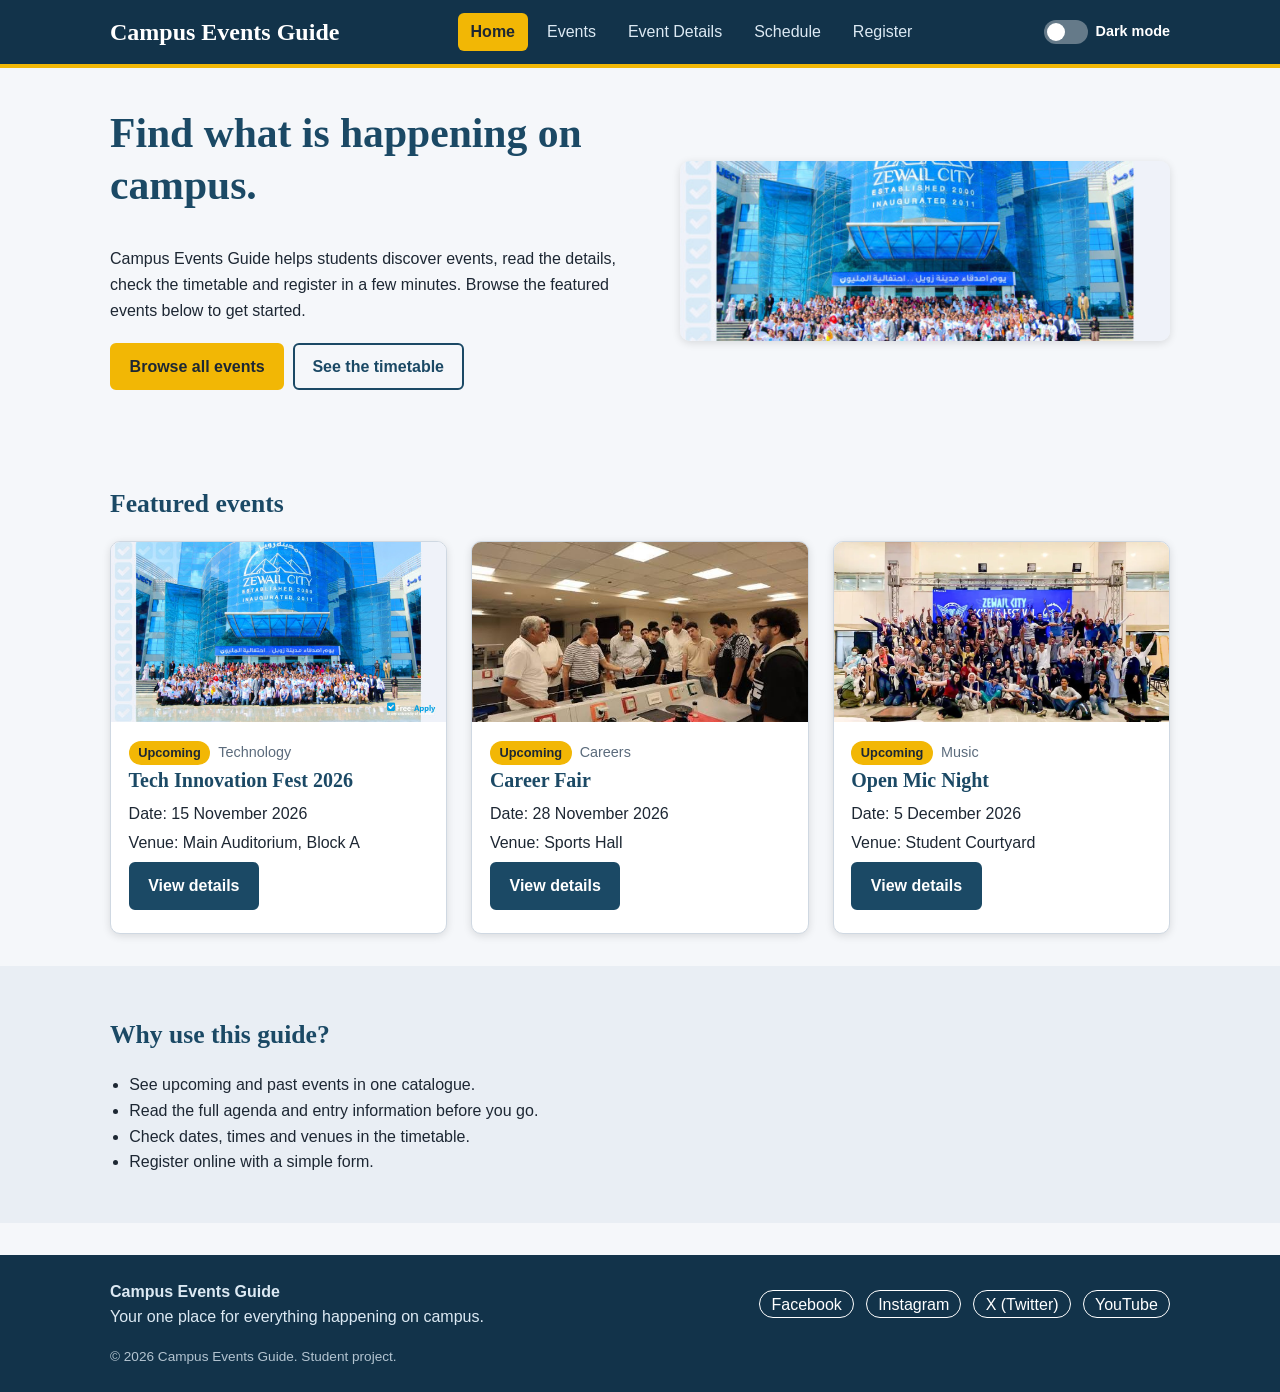
<file: Assignment1/campus_events_mariam-sherif/index.html>
<!DOCTYPE html>
<html lang="en">
<head>
  <meta charset="UTF-8">
  <meta name="viewport" content="width=device-width, initial-scale=1.0">
  <meta name="description" content="Campus Events Guide - discover, schedule and register for campus events.">
  <title>Home | Campus Events Guide</title>
  <link rel="stylesheet" href="style.css">
</head>
<body>
  <!-- CSS-only dark mode: the checkbox state is read by style.css -->
  <input type="checkbox" id="theme-toggle" class="toggle-input" aria-label="Switch dark mode">

  <header class="site-header">
    <div class="header-inner">
      <p class="brand">Campus Events Guide</p>
      <nav aria-label="Main navigation">
        <ul class="nav-list">
          <li><a href="index.html" class="active" aria-current="page">Home</a></li><li><a href="events.html">Events</a></li><li><a href="event-details.html">Event Details</a></li><li><a href="schedule.html">Schedule</a></li><li><a href="registration.html">Register</a></li>
        </ul>
      </nav>
      <label for="theme-toggle" class="theme-label" title="Toggle dark mode">
        <span class="theme-track"><span class="theme-knob"></span></span>
        <span class="theme-text">Dark mode</span>
      </label>
    </div>
  </header>

  <main>
    <section class="hero">
      <div class="hero-text">
        <h1>Find what is happening on campus.</h1>
        <p>Campus Events Guide helps students discover events, read the details, check the timetable and register in a few minutes. Browse the featured events below to get started.</p>
        <a class="btn btn-accent" href="events.html">Browse all events</a>
        <a class="btn btn-outline" href="schedule.html">See the timetable</a>
      </div>
      <img src="assets/tech-fest.png" alt="Tech Innovation Fest poster" style="width: 100%; height: 180px; object-fit: cover; object-position: center; display: block;">
      
    </section>

    <section class="section">
      <h2>Featured events</h2>
      <div class="card-grid">
        <article class="event-card">
          <img src="assets/tech-fest.png" alt="Poster for Tech Innovation Fest 2026" style="width: 100%; height: 180px; object-fit: cover; object-position: center; display: block;">
          <div class="card-body">
            <p class="card-meta"><span class="badge">Upcoming</span> <span class="category">Technology</span></p>
            <h3 class="card-title">Tech Innovation Fest 2026</h3>
            <p>Date: 15 November 2026</p>
            <p>Venue: Main Auditorium, Block A</p>
            <a class="btn" href="event-details.html">View details</a>
          </div>
        </article>
        <article class="event-card">
          <img src="assets/career-fair.png" alt="Poster for Career Fair" style="width: 100%; height: 180px; object-fit: cover; object-position: center; display: block;">
          <div class="card-body">
            <p class="card-meta"><span class="badge">Upcoming</span> <span class="category">Careers</span></p>
            <h3 class="card-title">Career Fair</h3>
            <p>Date: 28 November 2026</p>
            <p>Venue: Sports Hall</p>
            <a class="btn" href="events.html">View details</a>
          </div>
        </article>
        <article class="event-card">
          <img src="assets/music-night.png" alt="Poster for Open Mic Night" style="width: 100%; height: 180px; object-fit: cover; object-position: center; display: block;">
          <div class="card-body">
            <p class="card-meta"><span class="badge">Upcoming</span> <span class="category">Music</span></p>
            <h3 class="card-title">Open Mic Night</h3>
            <p>Date: 5 December 2026</p>
            <p>Venue: Student Courtyard</p>
            <a class="btn" href="events.html">View details</a>
          </div>
        </article>
      </div>
    </section>

    <section class="section section-alt">
      <h2>Why use this guide?</h2>
      <ul class="feature-list">
        <li>See upcoming and past events in one catalogue.</li>
        <li>Read the full agenda and entry information before you go.</li>
        <li>Check dates, times and venues in the timetable.</li>
        <li>Register online with a simple form.</li>
      </ul>
    </section>
  </main>

  <footer class="site-footer">
    <div class="footer-inner">
      <p><strong>Campus Events Guide</strong><br>Your one place for everything happening on campus.</p>
      <ul class="social-list">
        <li><a href="https://www.facebook.com/" target="_blank" rel="noopener">Facebook</a></li>
        <li><a href="https://www.instagram.com/" target="_blank" rel="noopener">Instagram</a></li>
        <li><a href="https://x.com/" target="_blank" rel="noopener">X (Twitter)</a></li>
        <li><a href="https://www.youtube.com/" target="_blank" rel="noopener">YouTube</a></li>
      </ul>
      <p class="copy">&copy; 2026 Campus Events Guide. Student project.</p>
    </div>
  </footer>
</body>
</html>
</file>
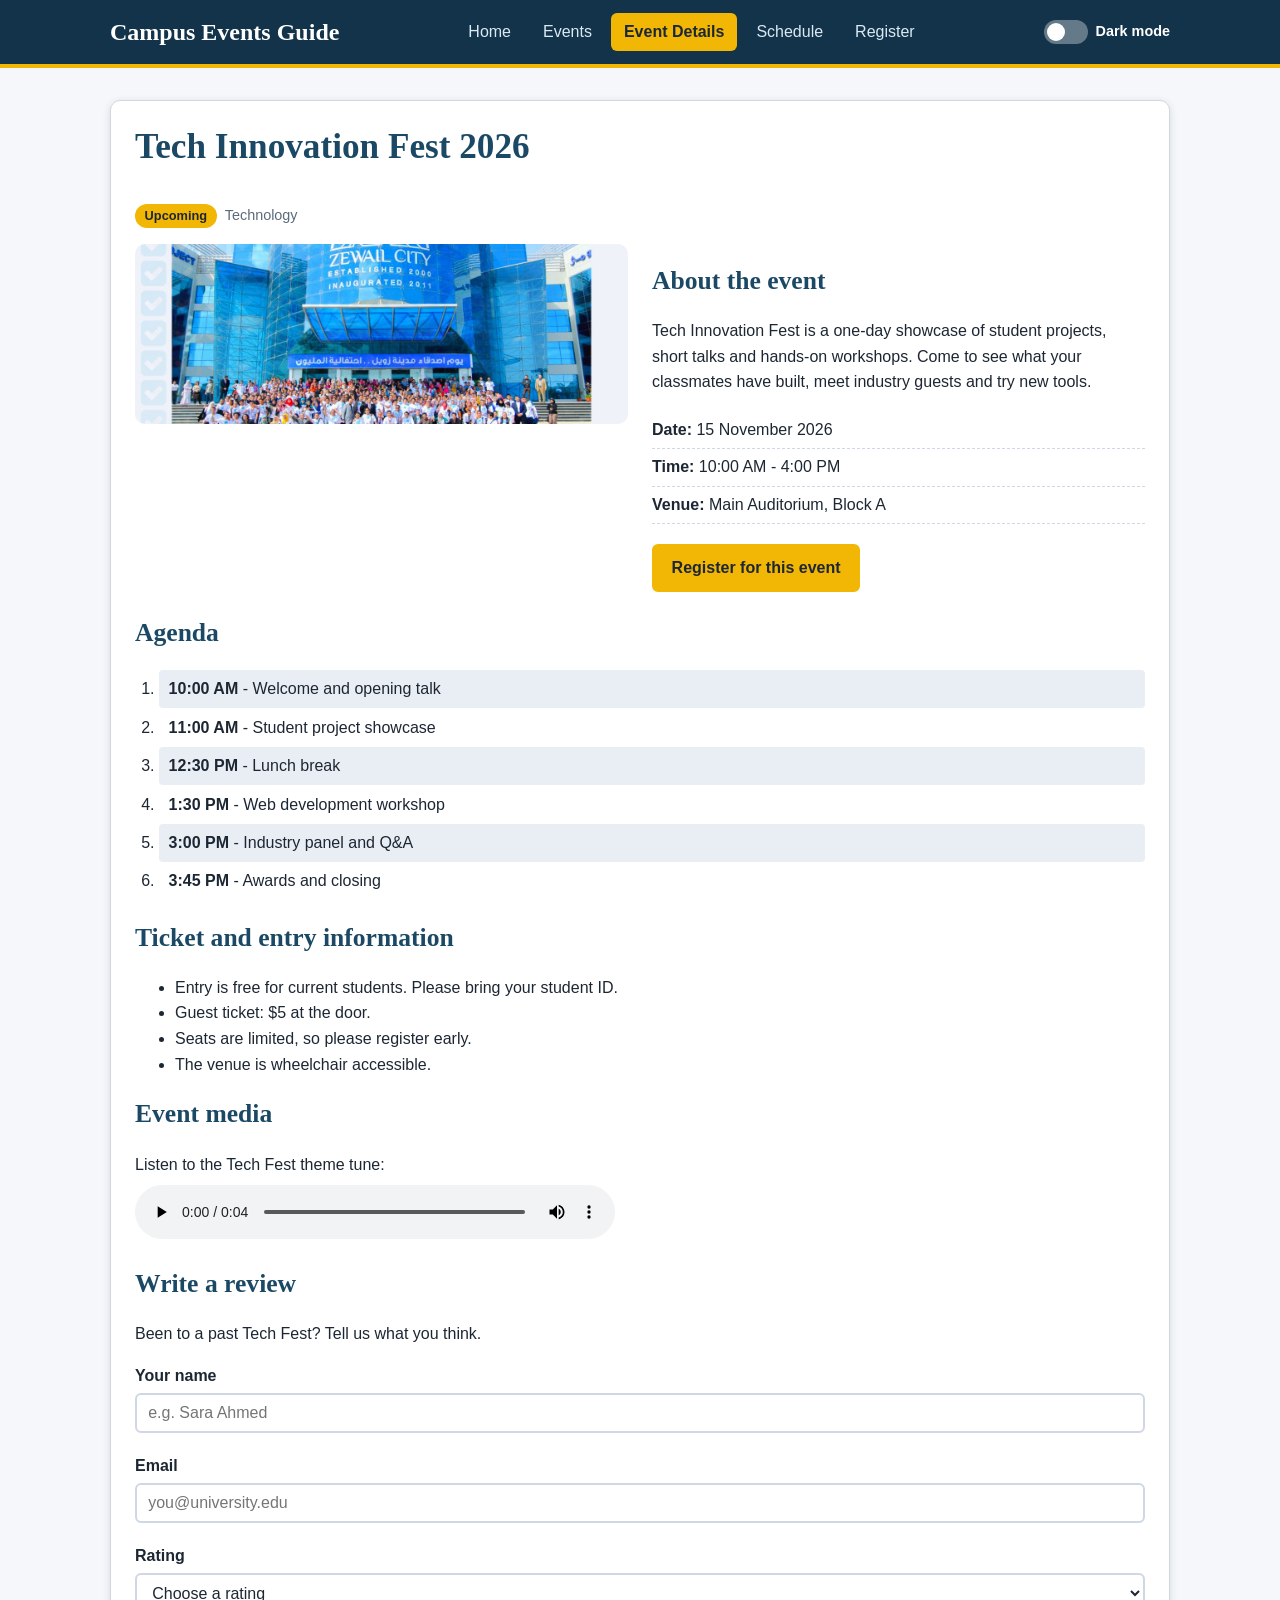
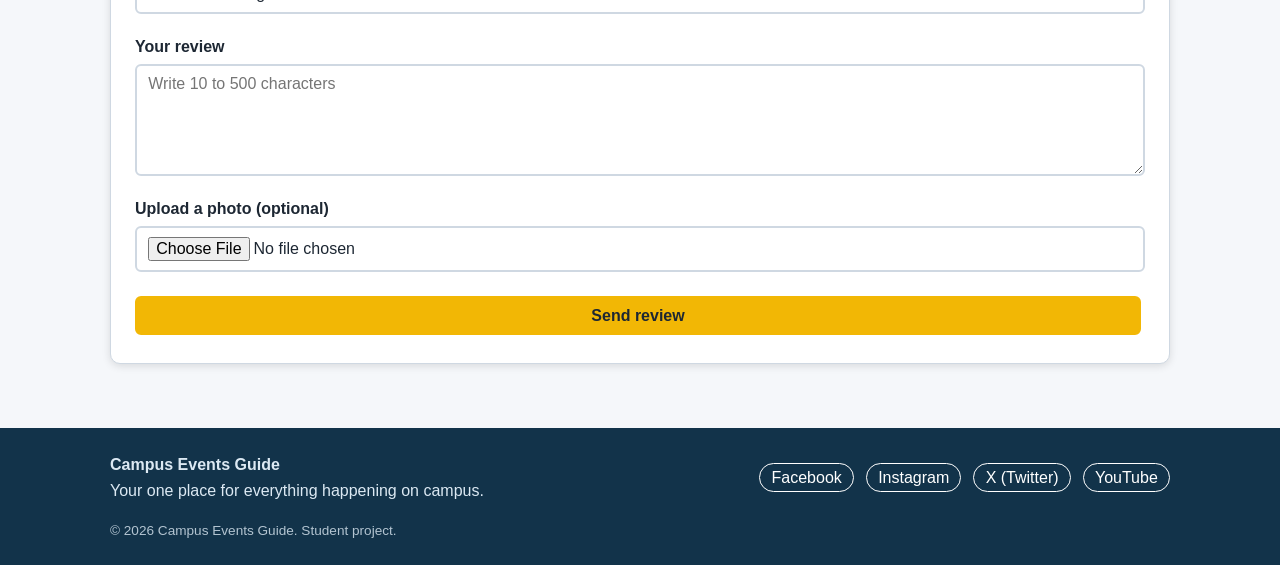
<file: Assignment1/campus_events_mariam-sherif/event-details.html>
<!DOCTYPE html>
<html lang="en">
<head>
  <meta charset="UTF-8">
  <meta name="viewport" content="width=device-width, initial-scale=1.0">
  <meta name="description" content="Campus Events Guide - discover, schedule and register for campus events.">
  <title>Event Details | Campus Events Guide</title>
  <link rel="stylesheet" href="style.css">
</head>
<body>
  <!-- CSS-only dark mode: the checkbox state is read by style.css -->
  <input type="checkbox" id="theme-toggle" class="toggle-input" aria-label="Switch dark mode">

  <header class="site-header">
    <div class="header-inner">
      <p class="brand">Campus Events Guide</p>
      <nav aria-label="Main navigation">
        <ul class="nav-list">
          <li><a href="index.html">Home</a></li><li><a href="events.html">Events</a></li><li><a href="event-details.html" class="active" aria-current="page">Event Details</a></li><li><a href="schedule.html">Schedule</a></li><li><a href="registration.html">Register</a></li>
        </ul>
      </nav>
      <label for="theme-toggle" class="theme-label" title="Toggle dark mode">
        <span class="theme-track"><span class="theme-knob"></span></span>
        <span class="theme-text">Dark mode</span>
      </label>
    </div>
  </header>

  <main>
    <section class="section">
      <article class="detail">
        <header class="detail-head">
          <h1>Tech Innovation Fest 2026</h1>
          <p class="card-meta"><span class="badge">Upcoming</span> <span class="category">Technology</span></p>
        </header>

        <div class="detail-top">
          <img src="assets/tech-fest.png" alt="Tech Innovation Fest 2026 poster" style="width: 100%; height: 180px; object-fit: cover; object-position: center; display: block;">
          <div>
            <h2>About the event</h2>
            <p>Tech Innovation Fest is a one-day showcase of student projects, short talks and hands-on workshops. Come to see what your classmates have built, meet industry guests and try new tools.</p>
            <ul class="info-list">
              <li><strong>Date:</strong> 15 November 2026</li>
              <li><strong>Time:</strong> 10:00 AM - 4:00 PM</li>
              <li><strong>Venue:</strong> Main Auditorium, Block A</li>
            </ul>
            <a class="btn btn-accent" href="registration.html">Register for this event</a>
          </div>
        </div>

        <h2>Agenda</h2>
        <ol class="agenda">
          <li><strong>10:00 AM</strong> - Welcome and opening talk</li>
          <li><strong>11:00 AM</strong> - Student project showcase</li>
          <li><strong>12:30 PM</strong> - Lunch break</li>
          <li><strong>1:30 PM</strong> - Web development workshop</li>
          <li><strong>3:00 PM</strong> - Industry panel and Q&amp;A</li>
          <li><strong>3:45 PM</strong> - Awards and closing</li>
        </ol>

        <h2>Ticket and entry information</h2>
        <ul>
          <li>Entry is free for current students. Please bring your student ID.</li>
          <li>Guest ticket: $5 at the door.</li>
          <li>Seats are limited, so please register early.</li>
          <li>The venue is wheelchair accessible.</li>
        </ul>

        <h2>Event media</h2>
        <figure class="media">
          <figcaption>Listen to the Tech Fest theme tune:</figcaption>
          <audio controls>
            <source src="assets/event-theme.wav" type="audio/wav">
            Your browser does not support the audio element.
          </audio>
        </figure>

        <h2>Write a review</h2>
        <p>Been to a past Tech Fest? Tell us what you think.</p>
        <form class="form" action="#" method="post" enctype="multipart/form-data">
          <div class="field">
            <label for="rev-name">Your name</label>
            <input type="text" id="rev-name" name="reviewer" required maxlength="40" pattern="[A-Za-z ]{2,40}" placeholder="e.g. Sara Ahmed" title="Letters and spaces only, 2 to 40 characters">
          </div>
          <div class="field">
            <label for="rev-email">Email</label>
            <input type="email" id="rev-email" name="email" required placeholder="you@university.edu">
          </div>
          <div class="field">
            <label for="rev-rating">Rating</label>
            <select id="rev-rating" name="rating" required>
              <option value="">Choose a rating</option>
              <option>5 - Excellent</option>
              <option>4 - Good</option>
              <option>3 - Average</option>
              <option>2 - Poor</option>
              <option>1 - Very poor</option>
            </select>
          </div>
          <div class="field field-wide">
            <label for="rev-text">Your review</label>
            <textarea id="rev-text" name="review" rows="5" required minlength="10" maxlength="500" placeholder="Write 10 to 500 characters"></textarea>
          </div>
          <div class="field field-wide">
            <label for="rev-photo">Upload a photo (optional)</label>
            <input type="file" id="rev-photo" name="photo" accept="image/*">
          </div>
          <div class="field field-wide">
            <button type="submit" class="btn btn-accent">Send review</button>
          </div>
        </form>
      </article>
    </section>
  </main>

  <footer class="site-footer">
    <div class="footer-inner">
      <p><strong>Campus Events Guide</strong><br>Your one place for everything happening on campus.</p>
      <ul class="social-list">
        <li><a href="https://www.facebook.com/" target="_blank" rel="noopener">Facebook</a></li>
        <li><a href="https://www.instagram.com/" target="_blank" rel="noopener">Instagram</a></li>
        <li><a href="https://x.com/" target="_blank" rel="noopener">X (Twitter)</a></li>
        <li><a href="https://www.youtube.com/" target="_blank" rel="noopener">YouTube</a></li>
      </ul>
      <p class="copy">&copy; 2026 Campus Events Guide. Student project.</p>
    </div>
  </footer>
</body>
</html>
</file>
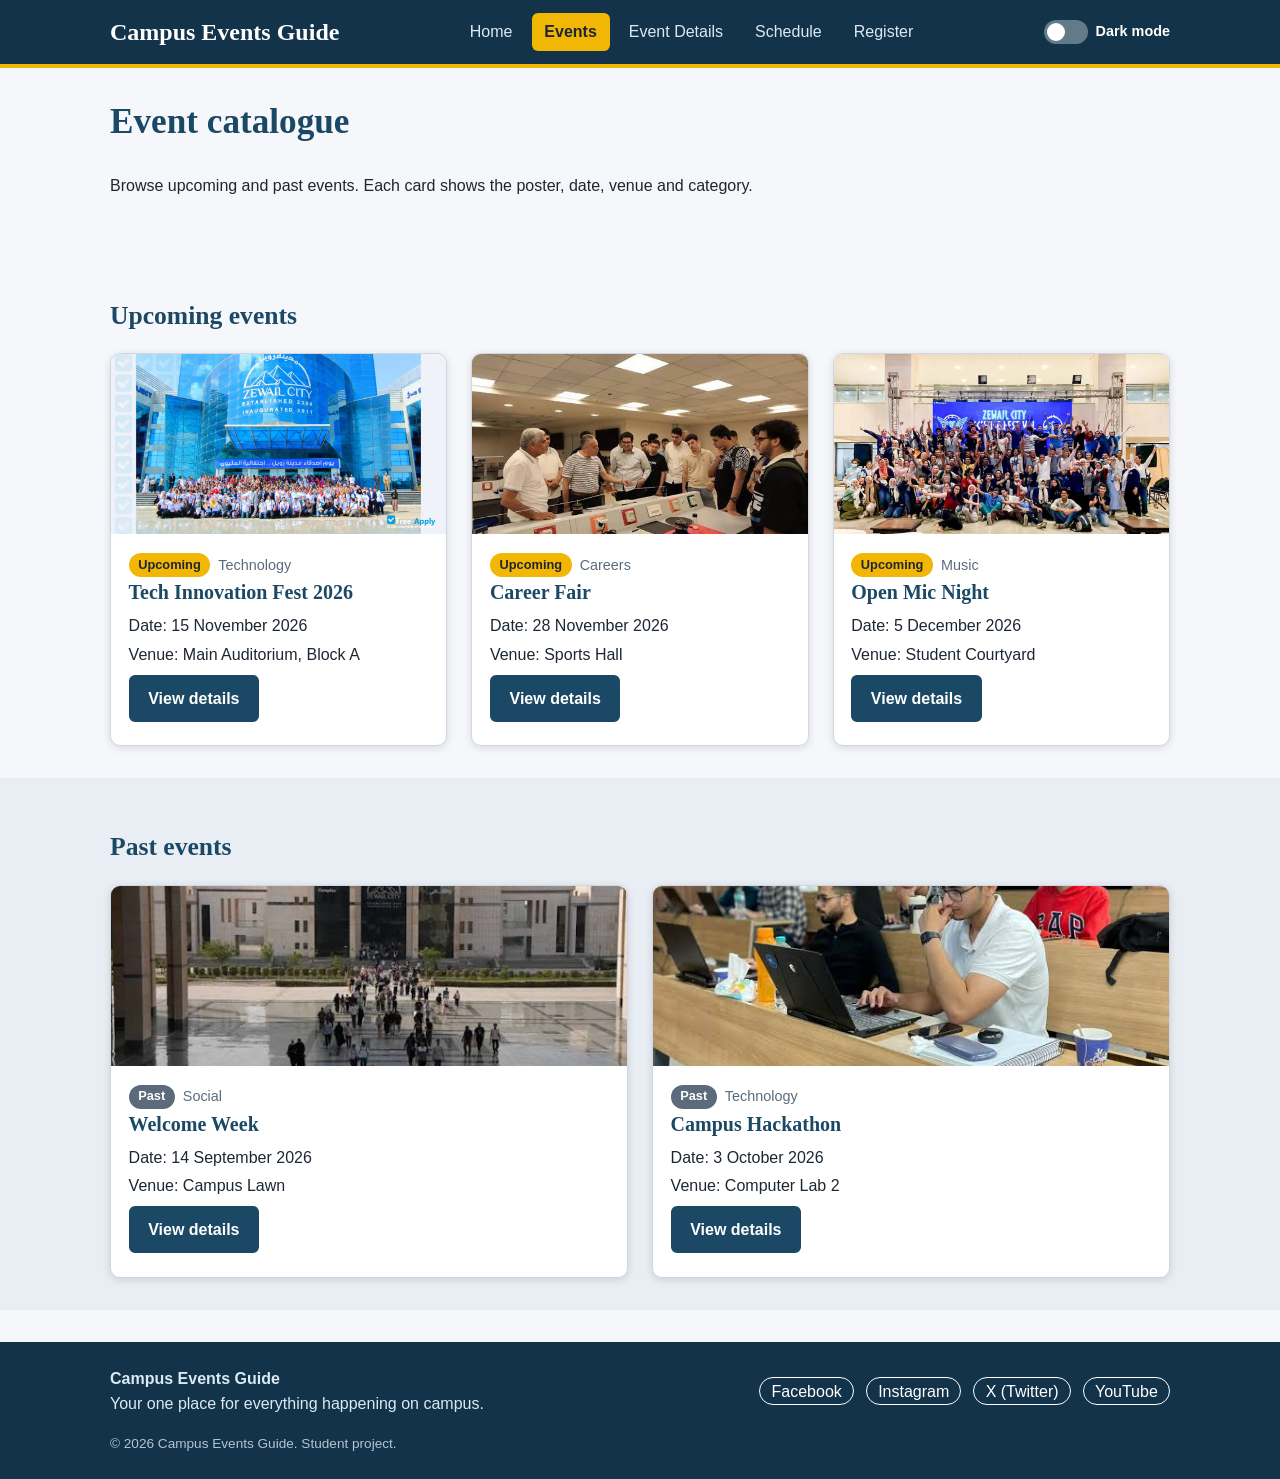
<file: Assignment1/campus_events_mariam-sherif/events.html>
<!DOCTYPE html>
<html lang="en">
<head>
  <meta charset="UTF-8">
  <meta name="viewport" content="width=device-width, initial-scale=1.0">
  <meta name="description" content="Campus Events Guide - discover, schedule and register for campus events.">
  <title>Events | Campus Events Guide</title>
  <link rel="stylesheet" href="style.css">
</head>
<body>
  <!-- CSS-only dark mode: the checkbox state is read by style.css -->
  <input type="checkbox" id="theme-toggle" class="toggle-input" aria-label="Switch dark mode">

  <header class="site-header">
    <div class="header-inner">
      <p class="brand">Campus Events Guide</p>
      <nav aria-label="Main navigation">
        <ul class="nav-list">
          <li><a href="index.html">Home</a></li><li><a href="events.html" class="active" aria-current="page">Events</a></li><li><a href="event-details.html">Event Details</a></li><li><a href="schedule.html">Schedule</a></li><li><a href="registration.html">Register</a></li>
        </ul>
      </nav>
      <label for="theme-toggle" class="theme-label" title="Toggle dark mode">
        <span class="theme-track"><span class="theme-knob"></span></span>
        <span class="theme-text">Dark mode</span>
      </label>
    </div>
  </header>

  <main>
    <section class="section">
      <h1>Event catalogue</h1>
      <p>Browse upcoming and past events. Each card shows the poster, date, venue and category.</p>
    </section>

    <section class="section" id="upcoming">
      <h2>Upcoming events</h2>
      <div class="card-grid">
        <article class="event-card">
          <img src="assets/tech-fest.png" alt="Poster for Tech Innovation Fest 2026" style="width: 100%; height: 180px; object-fit: cover; object-position: center; display: block;">
          <div class="card-body">
            <p class="card-meta"><span class="badge">Upcoming</span> <span class="category">Technology</span></p>
            <h3 class="card-title">Tech Innovation Fest 2026</h3>
            <p>Date: 15 November 2026</p>
            <p>Venue: Main Auditorium, Block A</p>
            <a class="btn" href="event-details.html">View details</a>
          </div>
        </article>
        <article class="event-card">
          <img src="assets/career-fair.png" alt="Poster for Career Fair" style="width: 100%; height: 180px; object-fit: cover; object-position: center; display: block;">
          <div class="card-body">
            <p class="card-meta"><span class="badge">Upcoming</span> <span class="category">Careers</span></p>
            <h3 class="card-title">Career Fair</h3>
            <p>Date: 28 November 2026</p>
            <p>Venue: Sports Hall</p>
            <a class="btn" href="events.html">View details</a>
          </div>
        </article>
        <article class="event-card">
          <img src="assets/music-night.png" alt="Poster for Open Mic Night" style="width: 100%; height: 180px; object-fit: cover; object-position: center; display: block;">
          <div class="card-body">
            <p class="card-meta"><span class="badge">Upcoming</span> <span class="category">Music</span></p>
            <h3 class="card-title">Open Mic Night</h3>
            <p>Date: 5 December 2026</p>
            <p>Venue: Student Courtyard</p>
            <a class="btn" href="events.html">View details</a>
          </div>
        </article>
      </div>
    </section>

    <section class="section section-alt" id="past">
      <h2>Past events</h2>
      <div class="card-grid">
        <article class="event-card">
          <img src="assets/welcome-week.png" alt="Poster for Welcome Week" style="width: 100%; height: 180px; object-fit: cover; object-position: center; display: block;">
          <div class="card-body">
            <p class="card-meta"><span class="badge badge-past">Past</span> <span class="category">Social</span></p>
            <h3 class="card-title">Welcome Week</h3>
            <p>Date: 14 September 2026</p>
            <p>Venue: Campus Lawn</p>
            <a class="btn" href="events.html">View details</a>
          </div>
        </article>
        <article class="event-card">
          <img src="assets/hackathon.png" alt="Poster for Campus Hackathon" style="width: 100%; height: 180px; object-fit: cover; object-position: center; display: block;">
          <div class="card-body">
            <p class="card-meta"><span class="badge badge-past">Past</span> <span class="category">Technology</span></p>
            <h3 class="card-title">Campus Hackathon</h3>
            <p>Date: 3 October 2026</p>
            <p>Venue: Computer Lab 2</p>
            <a class="btn" href="events.html">View details</a>
          </div>
        </article>
      </div>
    </section>
  </main>

  <footer class="site-footer">
    <div class="footer-inner">
      <p><strong>Campus Events Guide</strong><br>Your one place for everything happening on campus.</p>
      <ul class="social-list">
        <li><a href="https://www.facebook.com/" target="_blank" rel="noopener">Facebook</a></li>
        <li><a href="https://www.instagram.com/" target="_blank" rel="noopener">Instagram</a></li>
        <li><a href="https://x.com/" target="_blank" rel="noopener">X (Twitter)</a></li>
        <li><a href="https://www.youtube.com/" target="_blank" rel="noopener">YouTube</a></li>
      </ul>
      <p class="copy">&copy; 2026 Campus Events Guide. Student project.</p>
    </div>
  </footer>
</body>
</html>
</file>
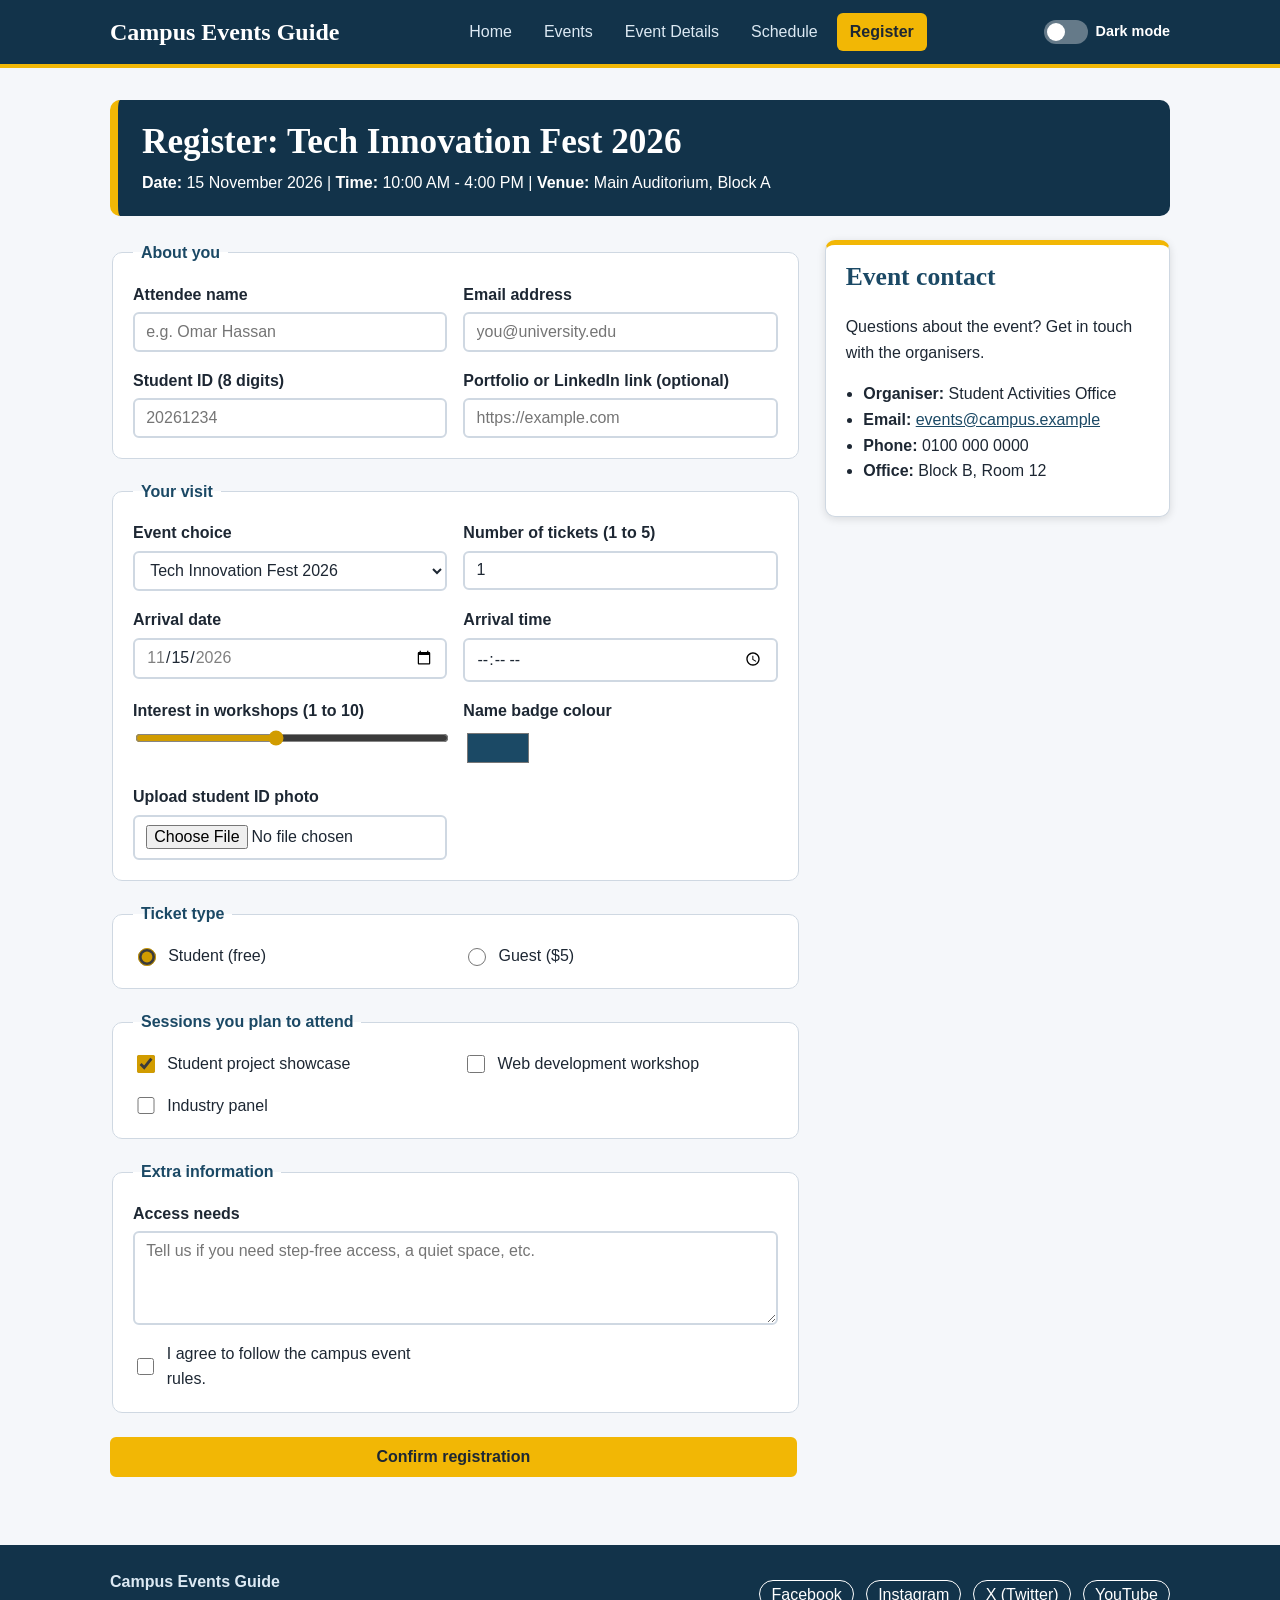
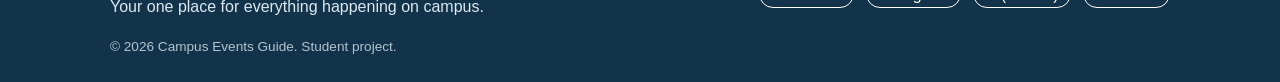
<file: Assignment1/campus_events_mariam-sherif/registration.html>
<!DOCTYPE html>
<html lang="en">
<head>
  <meta charset="UTF-8">
  <meta name="viewport" content="width=device-width, initial-scale=1.0">
  <meta name="description" content="Campus Events Guide - discover, schedule and register for campus events.">
  <title>Register | Campus Events Guide</title>
  <link rel="stylesheet" href="style.css">
</head>
<body>
  <!-- CSS-only dark mode: the checkbox state is read by style.css -->
  <input type="checkbox" id="theme-toggle" class="toggle-input" aria-label="Switch dark mode">

  <header class="site-header">
    <div class="header-inner">
      <p class="brand">Campus Events Guide</p>
      <nav aria-label="Main navigation">
        <ul class="nav-list">
          <li><a href="index.html">Home</a></li><li><a href="events.html">Events</a></li><li><a href="event-details.html">Event Details</a></li><li><a href="schedule.html">Schedule</a></li><li><a href="registration.html" class="active" aria-current="page">Register</a></li>
        </ul>
      </nav>
      <label for="theme-toggle" class="theme-label" title="Toggle dark mode">
        <span class="theme-track"><span class="theme-knob"></span></span>
        <span class="theme-text">Dark mode</span>
      </label>
    </div>
  </header>

  <main>
    <section class="section">
      <div class="reg-banner">
        <h1>Register: Tech Innovation Fest 2026</h1>
        <p><strong>Date:</strong> 15 November 2026 | <strong>Time:</strong> 10:00 AM - 4:00 PM | <strong>Venue:</strong> Main Auditorium, Block A</p>
      </div>

      <div class="reg-layout">
        <form class="form" action="#" method="post" enctype="multipart/form-data">
          <fieldset>
            <legend>About you</legend>
            <div class="field">
              <label for="name">Attendee name</label>
              <input type="text" id="name" name="name" required maxlength="50" pattern="[A-Za-z ]{2,50}" placeholder="e.g. Omar Hassan" title="Letters and spaces only, 2 to 50 characters">
            </div>
            <div class="field">
              <label for="email">Email address</label>
              <input type="email" id="email" name="email" required maxlength="80" placeholder="you@university.edu">
            </div>
            <div class="field">
              <label for="studentid">Student ID (8 digits)</label>
              <input type="text" id="studentid" name="studentid" required maxlength="8" pattern="[0-9]{8}" inputmode="numeric" placeholder="20261234" title="Exactly 8 digits">
            </div>
            <div class="field">
              <label for="portfolio">Portfolio or LinkedIn link (optional)</label>
              <input type="url" id="portfolio" name="portfolio" placeholder="https://example.com">
            </div>
          </fieldset>

          <fieldset>
            <legend>Your visit</legend>
            <div class="field">
              <label for="event">Event choice</label>
              <select id="event" name="event" required>
                <option value="">Select an event</option>
                <option selected>Tech Innovation Fest 2026</option>
                <option>Career Fair</option>
                <option>Open Mic Night</option>
              </select>
            </div>
            <div class="field">
              <label for="tickets">Number of tickets (1 to 5)</label>
              <input type="number" id="tickets" name="tickets" min="1" max="5" value="1" required>
            </div>
            <div class="field">
              <label for="arrival-date">Arrival date</label>
              <input type="date" id="arrival-date" name="arrival_date" min="2026-11-15" max="2026-11-15" value="2026-11-15" required>
            </div>
            <div class="field">
              <label for="arrival-time">Arrival time</label>
              <input type="time" id="arrival-time" name="arrival_time" min="09:30" max="16:00" required>
            </div>
            <div class="field">
              <label for="interest">Interest in workshops (1 to 10)</label>
              <input type="range" id="interest" name="interest" min="1" max="10" value="5">
            </div>
            <div class="field">
              <label for="badge-color">Name badge colour</label>
              <input type="color" id="badge-color" name="badge_color" value="#1b4965">
            </div>
            <div class="field">
              <label for="id-photo">Upload student ID photo</label>
              <input type="file" id="id-photo" name="id_photo" accept="image/*" required>
            </div>
          </fieldset>

          <fieldset>
            <legend>Ticket type</legend>
            <div class="choice">
              <input type="radio" id="t-student" name="ticket" value="student" checked>
              <label for="t-student">Student (free)</label>
            </div>
            <div class="choice">
              <input type="radio" id="t-guest" name="ticket" value="guest">
              <label for="t-guest">Guest ($5)</label>
            </div>
          </fieldset>

          <fieldset>
            <legend>Sessions you plan to attend</legend>
            <div class="choice">
              <input type="checkbox" id="s-showcase" name="sessions" value="showcase" checked>
              <label for="s-showcase">Student project showcase</label>
            </div>
            <div class="choice">
              <input type="checkbox" id="s-workshop" name="sessions" value="workshop">
              <label for="s-workshop">Web development workshop</label>
            </div>
            <div class="choice">
              <input type="checkbox" id="s-panel" name="sessions" value="panel">
              <label for="s-panel">Industry panel</label>
            </div>
          </fieldset>

          <fieldset>
            <legend>Extra information</legend>
            <div class="field field-wide">
              <label for="access">Access needs</label>
              <textarea id="access" name="access" rows="4" maxlength="300" placeholder="Tell us if you need step-free access, a quiet space, etc."></textarea>
            </div>
            <div class="choice">
              <input type="checkbox" id="agree" name="agree" required>
              <label for="agree">I agree to follow the campus event rules.</label>
            </div>
          </fieldset>

          <button type="submit" class="btn btn-accent">Confirm registration</button>
        </form>

        <aside class="contact-box">
          <h2>Event contact</h2>
          <p>Questions about the event? Get in touch with the organisers.</p>
          <ul>
            <li><strong>Organiser:</strong> Student Activities Office</li>
            <li><strong>Email:</strong> <a href="mailto:events@campus.example">events@campus.example</a></li>
            <li><strong>Phone:</strong> 0100 000 0000</li>
            <li><strong>Office:</strong> Block B, Room 12</li>
          </ul>
        </aside>
      </div>
    </section>
  </main>

  <footer class="site-footer">
    <div class="footer-inner">
      <p><strong>Campus Events Guide</strong><br>Your one place for everything happening on campus.</p>
      <ul class="social-list">
        <li><a href="https://www.facebook.com/" target="_blank" rel="noopener">Facebook</a></li>
        <li><a href="https://www.instagram.com/" target="_blank" rel="noopener">Instagram</a></li>
        <li><a href="https://x.com/" target="_blank" rel="noopener">X (Twitter)</a></li>
        <li><a href="https://www.youtube.com/" target="_blank" rel="noopener">YouTube</a></li>
      </ul>
      <p class="copy">&copy; 2026 Campus Events Guide. Student project.</p>
    </div>
  </footer>
</body>
</html>
</file>
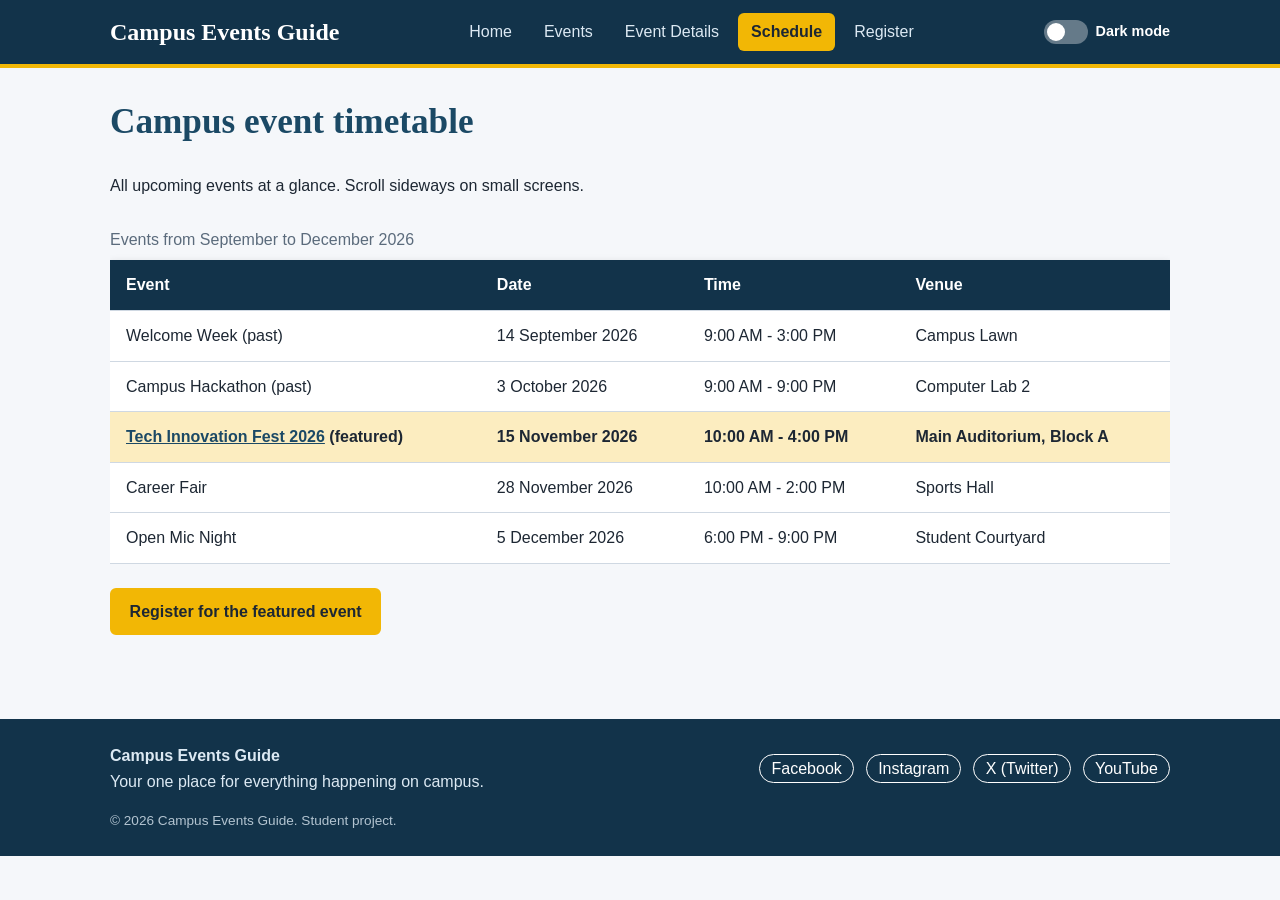
<file: Assignment1/campus_events_mariam-sherif/schedule.html>
<!DOCTYPE html>
<html lang="en">
<head>
  <meta charset="UTF-8">
  <meta name="viewport" content="width=device-width, initial-scale=1.0">
  <meta name="description" content="Campus Events Guide - discover, schedule and register for campus events.">
  <title>Schedule | Campus Events Guide</title>
  <link rel="stylesheet" href="style.css">
</head>
<body>
  <!-- CSS-only dark mode: the checkbox state is read by style.css -->
  <input type="checkbox" id="theme-toggle" class="toggle-input" aria-label="Switch dark mode">

  <header class="site-header">
    <div class="header-inner">
      <p class="brand">Campus Events Guide</p>
      <nav aria-label="Main navigation">
        <ul class="nav-list">
          <li><a href="index.html">Home</a></li><li><a href="events.html">Events</a></li><li><a href="event-details.html">Event Details</a></li><li><a href="schedule.html" class="active" aria-current="page">Schedule</a></li><li><a href="registration.html">Register</a></li>
        </ul>
      </nav>
      <label for="theme-toggle" class="theme-label" title="Toggle dark mode">
        <span class="theme-track"><span class="theme-knob"></span></span>
        <span class="theme-text">Dark mode</span>
      </label>
    </div>
  </header>

  <main>
    <section class="section">
      <h1>Campus event timetable</h1>
      <p>All upcoming events at a glance. Scroll sideways on small screens.</p>
      <div class="table-wrap">
        <table>
          <caption>Events from September to December 2026</caption>
          <thead>
            <tr>
              <th scope="col">Event</th>
              <th scope="col">Date</th>
              <th scope="col">Time</th>
              <th scope="col">Venue</th>
            </tr>
          </thead>
          <tbody>
            <tr>
              <td>Welcome Week (past)</td>
              <td>14 September 2026</td>
              <td>9:00 AM - 3:00 PM</td>
              <td>Campus Lawn</td>
            </tr>
            <tr>
              <td>Campus Hackathon (past)</td>
              <td>3 October 2026</td>
              <td>9:00 AM - 9:00 PM</td>
              <td>Computer Lab 2</td>
            </tr>
            <tr class="featured-row">
              <td><a href="event-details.html">Tech Innovation Fest 2026</a> (featured)</td>
              <td>15 November 2026</td>
              <td>10:00 AM - 4:00 PM</td>
              <td>Main Auditorium, Block A</td>
            </tr>
            <tr>
              <td>Career Fair</td>
              <td>28 November 2026</td>
              <td>10:00 AM - 2:00 PM</td>
              <td>Sports Hall</td>
            </tr>
            <tr>
              <td>Open Mic Night</td>
              <td>5 December 2026</td>
              <td>6:00 PM - 9:00 PM</td>
              <td>Student Courtyard</td>
            </tr>
          </tbody>
        </table>
      </div>
      <p><a class="btn btn-accent" href="registration.html">Register for the featured event</a></p>
    </section>
  </main>

  <footer class="site-footer">
    <div class="footer-inner">
      <p><strong>Campus Events Guide</strong><br>Your one place for everything happening on campus.</p>
      <ul class="social-list">
        <li><a href="https://www.facebook.com/" target="_blank" rel="noopener">Facebook</a></li>
        <li><a href="https://www.instagram.com/" target="_blank" rel="noopener">Instagram</a></li>
        <li><a href="https://x.com/" target="_blank" rel="noopener">X (Twitter)</a></li>
        <li><a href="https://www.youtube.com/" target="_blank" rel="noopener">YouTube</a></li>
      </ul>
      <p class="copy">&copy; 2026 Campus Events Guide. Student project.</p>
    </div>
  </footer>
</body>
</html>
</file>
<file: Assignment1/campus_events_mariam-sherif/style.css>
/* ==========================================================
   Campus Events Guide - style.css
   One external stylesheet for all five pages.
   ========================================================== */

/* ---------- 1. CSS variables (colour palette) ---------- */
:root {
  --primary: #1b4965;
  --primary-dark: #12334a;
  --accent: #f2b705;
  --accent-dark: #d19c00;
  --bg: #f5f7fa;
  --surface: #ffffff;
  --surface-alt: #e9eef4;
  --text: #1d2733;
  --muted: #5b6b7c;
  --border: #cfd8e2;
  --radius: 10px;
  --shadow: 0 2px 8px rgba(0, 0, 0, 0.12);
  --font-body: "Trebuchet MS", "Segoe UI", Arial, sans-serif;
  --font-head: Georgia, "Times New Roman", serif;
}

/* ---------- 2. CSS-only dark mode toggle ----------
   The hidden checkbox (#theme-toggle) sits at the top of <body>.
   When it is checked, we redefine the variables. */
body:has(#theme-toggle:checked) {
  --primary: #7cc4ea;
  --primary-dark: #a9d9f2;
  --bg: #0e1620;
  --surface: #17222f;
  --surface-alt: #1d2b3b;
  --text: #e6edf4;
  --muted: #9fb0c1;
  --border: #2e4054;
  --shadow: 0 2px 8px rgba(0, 0, 0, 0.6);
}

/* ---------- 3. Base styles ---------- */
* { box-sizing: border-box; }

body {
  margin: 0;
  font-family: var(--font-body);
  line-height: 1.6;
  color: var(--text);
  background-color: var(--bg);
  transition: background-color 0.3s, color 0.3s;
}

h1, h2, h3 {
  font-family: var(--font-head);
  line-height: 1.25;
  color: var(--primary);
}
h1 { font-size: 2.2rem; margin-top: 0; }
h2 { font-size: 1.6rem; }
h3 { font-size: 1.25rem; margin: 0 0 0.5rem; }

img { max-width: 100%; height: auto; display: block; }
a { color: var(--primary); }
a:hover { color: var(--accent-dark); }

.toggle-input {
  position: absolute;
  opacity: 0;
  pointer-events: none;
}

/* ---------- 4. Header and navigation (Flexbox) ---------- */
.site-header {
  background-color: var(--primary-dark);
  border-bottom: 4px solid var(--accent);
}
.header-inner {
  max-width: 1100px;
  margin: 0 auto;
  padding: 0.8rem 1.25rem;
  display: flex;
  flex-wrap: wrap;
  align-items: center;
  justify-content: space-between;
  gap: 0.75rem;
}
.brand {
  margin: 0;
  font-family: var(--font-head);
  font-size: 1.5rem;
  font-weight: bold;
  color: #ffffff;
}
body:has(#theme-toggle:checked) .brand { color: #0e1620; }

.nav-list {
  list-style: none;
  margin: 0;
  padding: 0;
  display: flex;
  flex-wrap: wrap;
  gap: 0.4rem;
}
/* Complex selector: links inside list items inside the nav list, except the current page */
.site-header nav ul li a:not(.active) {
  color: #dce9f3;
  text-decoration: none;
  padding: 0.4rem 0.8rem;
  border-radius: 6px;
  display: block;
  transition: background-color 0.25s, color 0.25s;
}
.site-header nav ul li a:not(.active):hover {
  background-color: rgba(255, 255, 255, 0.18);
  color: #ffffff;
}
.nav-list a.active {
  display: block;
  padding: 0.4rem 0.8rem;
  border-radius: 6px;
  background-color: var(--accent);
  color: #1d2733;
  font-weight: bold;
  text-decoration: none;
}
body:has(#theme-toggle:checked) .site-header nav ul li a:not(.active) { color: #0e1620; }

/* Dark mode switch */
.theme-label {
  display: flex;
  align-items: center;
  gap: 0.5rem;
  cursor: pointer;
  color: #ffffff;
  font-size: 0.9rem;
}
body:has(#theme-toggle:checked) .theme-label { color: #0e1620; }
.theme-track {
  width: 44px;
  height: 24px;
  border-radius: 12px;
  background-color: rgba(255, 255, 255, 0.35);
  position: relative;
  transition: background-color 0.3s;
}
.theme-knob {
  position: absolute;
  top: 3px;
  left: 3px;
  width: 18px;
  height: 18px;
  border-radius: 50%;
  background-color: #ffffff;
  transition: transform 0.3s;
}
#theme-toggle:checked ~ .site-header .theme-knob { transform: translateX(20px); background-color: var(--accent); }
#theme-toggle:checked ~ .site-header .theme-track { background-color: rgba(0, 0, 0, 0.35); }
#theme-toggle:focus-visible ~ .site-header .theme-track { outline: 3px solid var(--accent); outline-offset: 2px; }

/* ---------- 5. Layout helpers ---------- */
main { min-height: 60vh; }
.section {
  max-width: 1100px;
  margin: 0 auto;
  padding: 2rem 1.25rem;
}
.section-alt {
  max-width: none;
  background-color: var(--surface-alt);
  padding-left: calc(50% - 550px + 1.25rem);
  padding-right: calc(50% - 550px + 1.25rem);
}

/* ---------- 6. Buttons ---------- */
.btn {
  display: inline-block;
  padding: 0.55rem 1.1rem;
  margin: 0.25rem 0.25rem 0.25rem 0;
  border: 2px solid var(--primary);
  border-radius: 6px;
  background-color: var(--primary);
  color: #ffffff;
  font-family: inherit;
  font-size: 1rem;
  font-weight: bold;
  text-decoration: none;
  cursor: pointer;
  transition: background-color 0.25s, transform 0.25s, color 0.25s;
}
.btn:hover {
  background-color: var(--primary-dark);
  color: #ffffff;
  transform: translateY(-2px);
}
.btn-accent { background-color: var(--accent); border-color: var(--accent); color: #1d2733; }
.btn-accent:hover { background-color: var(--accent-dark); border-color: var(--accent-dark); color: #1d2733; }
.btn-outline { background-color: transparent; color: var(--primary); }
.btn-outline:hover { background-color: var(--primary); color: #ffffff; }
body:has(#theme-toggle:checked) .btn { color: #0e1620; }
body:has(#theme-toggle:checked) .btn-outline { color: var(--primary); }
body:has(#theme-toggle:checked) .btn-outline:hover { color: #0e1620; }

/* ---------- 7. Home hero (Grid) ---------- */
.hero {
  max-width: 1100px;
  margin: 0 auto;
  padding: 2.5rem 1.25rem;
  display: grid;
  grid-template-columns: 1.1fr 1fr;
  gap: 2rem;
  align-items: center;
}
.hero img { border-radius: var(--radius); box-shadow: var(--shadow); }
.hero-text h1 { font-size: 2.6rem; }

/* ---------- 8. Event cards (Grid) ---------- */
.card-grid {
  display: grid;
  grid-template-columns: repeat(auto-fit, minmax(260px, 1fr));
  gap: 1.5rem;
}
.event-card {
  background-color: var(--surface);
  border: 1px solid var(--border);
  border-radius: var(--radius);
  overflow: hidden;
  box-shadow: var(--shadow);
  transition: transform 0.3s, box-shadow 0.3s;
}
.event-card:hover { transform: translateY(-6px); box-shadow: 0 8px 18px rgba(0, 0, 0, 0.25); }
.card-body { padding: 1rem 1.1rem 1.2rem; }
.card-body p { margin: 0.2rem 0; }
.card-meta { display: flex; flex-wrap: wrap; gap: 0.5rem; align-items: center; }
/* Complex selector: the title inside a card changes colour when the card is hovered */
.event-card:hover .card-body .card-title { color: var(--accent-dark); }
.card-title { transition: color 0.3s; }
.event-poster {
  width: 100%;
  height: 200px;         /* Adjust the height you want */
  object-fit: cover;     /* Crops neatly instead of distorting */
  object-position: center;
  display: block;
}
.badge {
  display: inline-block;
  padding: 0.1rem 0.6rem;
  border-radius: 20px;
  background-color: var(--accent);
  color: #1d2733;
  font-size: 0.8rem;
  font-weight: bold;
}
.badge-past { background-color: var(--muted); color: #ffffff; }
.category { color: var(--muted); font-size: 0.9rem; }

/* ---------- 9. Lists ---------- */
.feature-list, .info-list { padding-left: 1.2rem; }
.info-list { list-style: none; padding: 0; }
.info-list li { padding: 0.35rem 0; border-bottom: 1px dashed var(--border); }
.agenda { padding-left: 1.5rem; }
/* Complex selector: every odd item of the agenda gets a stripe */
.detail .agenda li:nth-child(odd) { background-color: var(--surface-alt); }
.agenda li { padding: 0.4rem 0.6rem; border-radius: 4px; }

/* ---------- 10. Event details page ---------- */
.detail {
  background-color: var(--surface);
  border: 1px solid var(--border);
  border-radius: var(--radius);
  padding: 1.5rem;
  box-shadow: var(--shadow);
}
.detail-top {
  display: grid;
  grid-template-columns: 1fr 1fr;
  gap: 1.5rem;
  align-items: start;
}
.detail-top img { border-radius: var(--radius); }
.media { margin: 0; }
.media audio { width: 100%; max-width: 480px; margin-top: 0.5rem; }

/* ---------- 11. Table ---------- */
.table-wrap { overflow-x: auto; margin: 1.25rem 0; }
table {
  width: 100%;
  border-collapse: collapse;
  background-color: var(--surface);
  box-shadow: var(--shadow);
}
caption { text-align: left; padding: 0.5rem 0; color: var(--muted); }
th, td { padding: 0.75rem 1rem; text-align: left; border-bottom: 1px solid var(--border); }
thead th { background-color: var(--primary-dark); color: #ffffff; }
body:has(#theme-toggle:checked) thead th { color: #0e1620; }
tbody tr { transition: background-color 0.25s; }
tbody tr:hover { background-color: var(--surface-alt); }
.featured-row { background-color: rgba(242, 183, 5, 0.25); font-weight: bold; }

/* ---------- 12. Forms ---------- */
.form { display: grid; gap: 1.25rem; }
fieldset {
  border: 1px solid var(--border);
  border-radius: var(--radius);
  padding: 1rem 1.25rem 1.25rem;
  background-color: var(--surface);
  display: grid;
  grid-template-columns: repeat(auto-fit, minmax(240px, 1fr));
  gap: 1rem;
}
legend { font-weight: bold; color: var(--primary); padding: 0 0.5rem; }
.field { display: flex; flex-direction: column; gap: 0.3rem; }
.field-wide { grid-column: 1 / -1; }
label { font-weight: bold; }
input[type="text"], input[type="email"], input[type="url"], input[type="number"],
input[type="date"], input[type="time"], input[type="file"], select, textarea {
  width: 100%;
  padding: 0.55rem 0.7rem;
  border: 2px solid var(--border);
  border-radius: 6px;
  background-color: var(--surface);
  color: var(--text);
  font-family: inherit;
  font-size: 1rem;
  transition: border-color 0.25s, box-shadow 0.25s;
}
input:hover, select:hover, textarea:hover { border-color: var(--primary); }
input:focus, select:focus, textarea:focus {
  outline: none;
  border-color: var(--accent-dark);
  box-shadow: 0 0 0 3px rgba(242, 183, 5, 0.4);
}
input:user-invalid, textarea:user-invalid, select:user-invalid { border-color: #c0392b; }
input:user-valid, textarea:user-valid { border-color: #2e8b57; }
input[type="range"] { width: 100%; accent-color: var(--accent-dark); }
input[type="color"] { width: 70px; height: 40px; border: none; background: none; cursor: pointer; }
.choice { display: flex; align-items: center; gap: 0.6rem; }
.choice label { font-weight: normal; }
input[type="radio"], input[type="checkbox"] { width: 1.1rem; height: 1.1rem; accent-color: var(--accent-dark); }

/* ---------- 13. Registration page ---------- */
.reg-banner {
  background-color: var(--primary-dark);
  color: #ffffff;
  padding: 1.25rem 1.5rem;
  border-left: 8px solid var(--accent);
  border-radius: var(--radius);
  margin-bottom: 1.5rem;
}
.reg-banner h1 { color: #ffffff; margin-bottom: 0.4rem; }
.reg-banner p { margin: 0; }
body:has(#theme-toggle:checked) .reg-banner, body:has(#theme-toggle:checked) .reg-banner h1 { color: #0e1620; }
.reg-layout { display: grid; grid-template-columns: 2fr 1fr; gap: 1.5rem; align-items: start; }
.contact-box {
  background-color: var(--surface);
  border: 1px solid var(--border);
  border-top: 5px solid var(--accent);
  border-radius: var(--radius);
  padding: 1rem 1.25rem;
  box-shadow: var(--shadow);
}
.contact-box h2 { margin-top: 0; }
.contact-box ul { padding-left: 1.1rem; }

/* ---------- 14. Footer (Flexbox) ---------- */
.site-footer { background-color: var(--primary-dark); color: #dce9f3; margin-top: 2rem; }
.footer-inner {
  max-width: 1100px;
  margin: 0 auto;
  padding: 1.5rem 1.25rem;
  display: flex;
  flex-wrap: wrap;
  justify-content: space-between;
  align-items: center;
  gap: 1rem;
}
.footer-inner p { margin: 0; }
.footer-inner .copy { width: 100%; font-size: 0.85rem; opacity: 0.8; }
.social-list { list-style: none; margin: 0; padding: 0; display: flex; flex-wrap: wrap; gap: 0.75rem; }
.social-list a { color: #ffffff; text-decoration: none; padding: 0.3rem 0.7rem; border: 1px solid #ffffff; border-radius: 20px; transition: background-color 0.25s, color 0.25s; }
.social-list a:hover { background-color: var(--accent); border-color: var(--accent); color: #1d2733; }
body:has(#theme-toggle:checked) .site-footer, body:has(#theme-toggle:checked) .social-list a, body:has(#theme-toggle:checked) .footer-inner p { color: #0e1620; }
body:has(#theme-toggle:checked) .social-list a { border-color: #0e1620; }

/* ---------- 15. Responsive design (media queries) ---------- */
/* Tablet */
@media (max-width: 900px) {
  .hero, .detail-top, .reg-layout { grid-template-columns: 1fr; }
  .section-alt { padding-left: 1.25rem; padding-right: 1.25rem; }
  h1 { font-size: 1.9rem; }
  .hero-text h1 { font-size: 2.1rem; }
}
/* Mobile */
@media (max-width: 600px) {
  .header-inner { flex-direction: column; align-items: flex-start; }
  .nav-list { flex-direction: column; width: 100%; }
  .footer-inner { flex-direction: column; align-items: flex-start; }
  th, td { padding: 0.5rem; font-size: 0.9rem; }
  fieldset { grid-template-columns: 1fr; }
}
@media (prefers-reduced-motion: reduce) {
  * { transition: none !important; }
}
</file>
